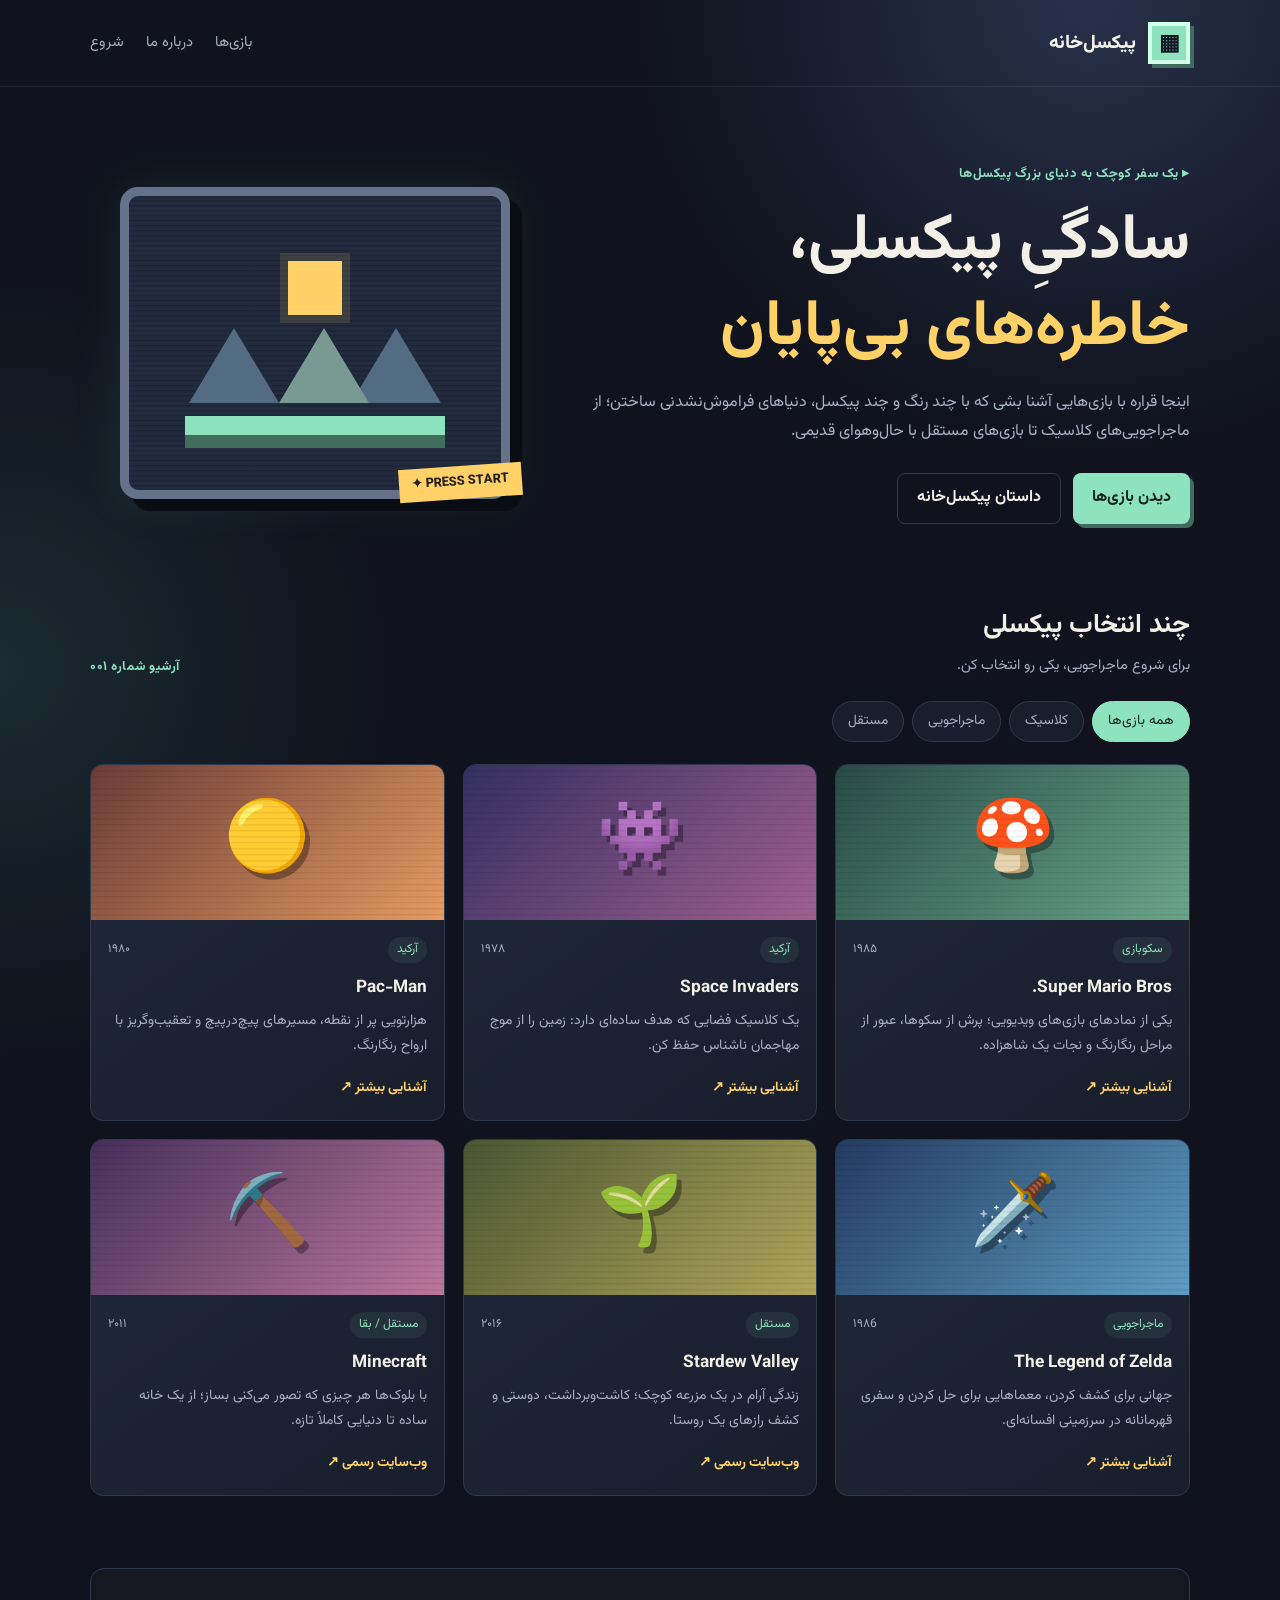
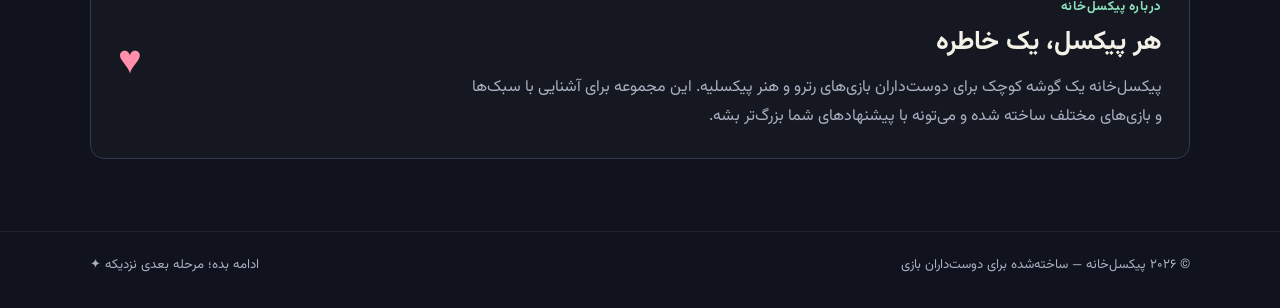
<file: index.html>
<!DOCTYPE html>
<html lang="fa" dir="rtl">
<head>
  <meta charset="UTF-8">
  <meta name="viewport" content="width=device-width, initial-scale=1.0">
  <meta name="description" content="گشتی در دنیای بازی‌های پیکسلی کلاسیک؛ معرفی بازی‌های خاطره‌انگیز و مستقل با حال‌وهوای رترو.">
  <title>پیکسل‌خانه | دنیای بازی‌های کلاسیک</title>
  <style>
    @import url('https://fonts.googleapis.com/css2?family=Vazirmatn:wght@400;500;600;700;800&display=swap');
    :root {
      --bg: #10131d; --panel: #191e2c; --panel2: #20283a;
      --ink: #f3f0e8; --muted: #a8b0c2; --mint: #8de3bd;
      --yellow: #ffd166; --pink: #ff8fab; --line: #30394d;
    }
    * { box-sizing: border-box; }
    html { scroll-behavior: smooth; }
    body {
      margin: 0; color: var(--ink); background:
      radial-gradient(circle at 85% 0%, #28314b 0, transparent 28rem),
      radial-gradient(circle at 0% 35%, #1b2b31 0, transparent 24rem), var(--bg);
      font-family: Vazirmatn, Tahoma, sans-serif; line-height: 1.8;
    }
    a { color: inherit; text-decoration: none; }
    .wrap { width: min(1100px, calc(100% - 36px)); margin: auto; }
    header { padding: 22px 0; border-bottom: 1px solid #ffffff12; }
    .nav { display:flex; align-items:center; justify-content:space-between; gap:18px; }
    .brand { display:flex; align-items:center; gap:12px; font-weight:800; font-size:1.2rem; }
    .brand-mark {
      width:42px; height:42px; display:grid; place-items:center; color:#111722;
      background:var(--mint); border:4px solid #d4ffe9;
      box-shadow:4px 4px 0 #426b60; font-size:1.35rem;
    }
    .nav-links { display:flex; gap:22px; color:var(--muted); font-size:.92rem; }
    .nav-links a:hover { color:var(--mint); }
    .hero { padding:76px 0 58px; display:grid; grid-template-columns:1.15fr .85fr; gap:42px; align-items:center; }
    .eyebrow { color:var(--mint); font-size:.82rem; font-weight:700; letter-spacing:.04em; }
    h1 { font-size:clamp(2.1rem, 5vw, 4rem); line-height:1.35; margin:12px 0 18px; }
    h1 span { color:var(--yellow); }
    .hero p { color:var(--muted); max-width:600px; margin:0 0 26px; }
    .actions { display:flex; flex-wrap:wrap; gap:12px; }
    .btn { display:inline-flex; justify-content:center; align-items:center; padding:10px 19px; border-radius:8px; font-weight:700; transition:.2s; }
    .btn-primary { background:var(--mint); color:#14231e; box-shadow:4px 4px 0 #426b60; }
    .btn-primary:hover { transform:translate(-2px,-2px); box-shadow:6px 6px 0 #426b60; }
    .btn-ghost { border:1px solid var(--line); color:var(--ink); }
    .hero-art { min-height:280px; display:grid; place-items:center; position:relative; }
    .screen {
      width:min(100%,390px); aspect-ratio:1.25; background:#222b3d; border:9px solid #66718a;
      border-radius:18px; box-shadow:12px 12px 0 #090c13, 0 0 50px #8de3bd18;
      display:grid; place-items:center; overflow:hidden; position:relative;
    }
    .screen:before { content:""; position:absolute; inset:0; opacity:.16; background:repeating-linear-gradient(0deg,transparent 0 3px,#000 4px 5px); pointer-events:none; }
    .pixel-scene { display:flex; flex-direction:column; align-items:center; gap:13px; transform:translateY(5px); }
    .sun { width:54px; height:54px; background:var(--yellow); box-shadow:0 0 0 8px #ffd16620; }
    .mountains { display:flex; align-items:end; gap:0; }
    .mountains i { display:block; width:0; height:0; border-left:45px solid transparent; border-right:45px solid transparent; border-bottom:75px solid #536b83; }
    .mountains i:nth-child(2) { border-bottom-color:#789a91; margin-right:-18px; }
    .ground { width:260px; height:19px; background:#8de3bd; box-shadow:0 13px 0 #416d5c; }
    .hero-note { position:absolute; bottom:0; right:4%; background:var(--yellow); color:#252019; padding:5px 13px; font-size:.8rem; font-weight:800; transform:rotate(-4deg); }
    .section-head { display:flex; justify-content:space-between; align-items:end; gap:20px; margin:20px 0 22px; }
    h2 { font-size:1.65rem; margin:0; }
    .section-head p { color:var(--muted); margin:4px 0 0; font-size:.9rem; }
    .filters { display:flex; flex-wrap:wrap; gap:8px; margin-bottom:22px; }
    .filter {
      border:1px solid var(--line); background:var(--panel); color:var(--muted);
      border-radius:30px; padding:7px 15px; cursor:pointer; font:inherit; font-size:.86rem;
    }
    .filter.active, .filter:hover { background:var(--mint); border-color:var(--mint); color:#14231e; }
    .games { display:grid; grid-template-columns:repeat(3,1fr); gap:18px; }
    .card { background:linear-gradient(145deg,var(--panel2),var(--panel)); border:1px solid var(--line); border-radius:13px; overflow:hidden; transition:.22s; }
    .card:hover { transform:translateY(-5px); border-color:#8de3bd88; }
    .cover { height:155px; display:grid; place-items:center; position:relative; overflow:hidden; }
    .cover .emoji { font-size:4.3rem; filter:drop-shadow(5px 6px 0 #0005); image-rendering:pixelated; }
    .cover:after { content:""; position:absolute; inset:0; background:repeating-linear-gradient(0deg,transparent 0 4px,#00000010 5px 6px); pointer-events:none; }
    .c1 { background:linear-gradient(135deg,#274b46,#6aa58a); }
    .c2 { background:linear-gradient(135deg,#332f61,#a15f91); }
    .c3 { background:linear-gradient(135deg,#6b3c37,#e59b62); }
    .c4 { background:linear-gradient(135deg,#243b61,#5e9cc1); }
    .c5 { background:linear-gradient(135deg,#4b5632,#b0a65c); }
    .c6 { background:linear-gradient(135deg,#45305b,#bb779b); }
    .card-body { padding:17px; }
    .meta { display:flex; justify-content:space-between; gap:8px; align-items:center; color:var(--muted); font-size:.76rem; }
    .tag { color:var(--mint); background:#8de3bd14; padding:2px 9px; border-radius:20px; }
    h3 { margin:9px 0 5px; font-size:1.08rem; }
    .card p { margin:0; color:var(--muted); font-size:.87rem; min-height:55px; }
    .details { display:inline-block; color:var(--yellow); font-size:.85rem; font-weight:700; margin-top:13px; }
    .about { margin:72px 0; padding:27px; border:1px solid var(--line); border-radius:14px; background:#ffffff05; display:grid; grid-template-columns:1fr auto; gap:20px; align-items:center; }
    .about p { color:var(--muted); margin:7px 0 0; max-width:700px; }
    .pixel-heart { font-size:2.5rem; color:var(--pink); }
    footer { border-top:1px solid #ffffff12; padding:22px 0 30px; color:var(--muted); font-size:.82rem; }
    .footer-inner { display:flex; justify-content:space-between; gap:12px; flex-wrap:wrap; }
    .empty { display:none; color:var(--muted); padding:24px; text-align:center; grid-column:1/-1; }
    @media (max-width:780px) {
      .hero { grid-template-columns:1fr; padding-top:48px; gap:12px; }
      .hero-art { min-height:250px; }
      .games { grid-template-columns:repeat(2,1fr); }
      .nav-links { gap:12px; font-size:.82rem; }
    }
    @media (max-width:520px) {
      .wrap { width:min(100% - 26px,1100px); }
      .nav { align-items:flex-start; flex-direction:column; }
      .nav-links { width:100%; justify-content:space-between; }
      .hero { padding:38px 0 30px; }
      .games { grid-template-columns:1fr; }
      .cover { height:175px; }
      .about { grid-template-columns:1fr; }
      .pixel-heart { display:none; }
      .section-head { align-items:flex-start; flex-direction:column; }
    }
  </style>
</head>
<body>
  <header>
    <div class="wrap nav">
      <a class="brand" href="#" aria-label="پیکسل‌خانه، صفحه اصلی">
        <span class="brand-mark">▦</span><span>پیکسل‌خانه</span>
      </a>
      <nav class="nav-links" aria-label="منوی اصلی">
        <a href="#games">بازی‌ها</a>
        <a href="#about">درباره ما</a>
        <a href="#top">شروع</a>
      </nav>
    </div>
  </header>

  <main id="top" class="wrap">
    <section class="hero">
      <div>
        <div class="eyebrow">▸ یک سفر کوچک به دنیای بزرگ پیکسل‌ها</div>
        <h1>سادگیِ پیکسلی،<br><span>خاطره‌های بی‌پایان</span></h1>
        <p>اینجا قراره با بازی‌هایی آشنا بشی که با چند رنگ و چند پیکسل، دنیاهای فراموش‌نشدنی ساختن؛ از ماجراجویی‌های کلاسیک تا بازی‌های مستقل با حال‌وهوای قدیمی.</p>
        <div class="actions">
          <a class="btn btn-primary" href="#games">دیدن بازی‌ها</a>
          <a class="btn btn-ghost" href="#about">داستان پیکسل‌خانه</a>
        </div>
      </div>
      <div class="hero-art" aria-label="تصویر گرافیکی منظره پیکسلی">
        <div class="screen">
          <div class="pixel-scene">
            <div class="sun"></div>
            <div class="mountains"><i></i><i></i><i></i></div>
            <div class="ground"></div>
          </div>
        </div>
        <div class="hero-note">PRESS START ✦</div>
      </div>
    </section>

    <section id="games">
      <div class="section-head">
        <div><h2>چند انتخاب پیکسلی</h2><p>برای شروع ماجراجویی، یکی رو انتخاب کن.</p></div>
        <span class="eyebrow">آرشیو شماره ۰۰۱</span>
      </div>
      <div class="filters" aria-label="فیلتر بازی‌ها">
        <button class="filter active" data-filter="all">همه بازی‌ها</button>
        <button class="filter" data-filter="classic">کلاسیک</button>
        <button class="filter" data-filter="adventure">ماجراجویی</button>
        <button class="filter" data-filter="indie">مستقل</button>
      </div>

      <div class="games" id="gameGrid">
        <article class="card" data-category="classic">
          <div class="cover c1"><span class="emoji">🍄</span></div>
          <div class="card-body">
            <div class="meta"><span class="tag">سکوبازی</span><span>۱۹۸۵</span></div>
            <h3>Super Mario Bros.</h3>
            <p>یکی از نمادهای بازی‌های ویدیویی؛ پرش از سکوها، عبور از مراحل رنگارنگ و نجات یک شاهزاده.</p>
            <a class="details" href="https://en.wikipedia.org/wiki/Super_Mario_Bros." target="_blank" rel="noopener noreferrer">آشنایی بیشتر ↗</a>
          </div>
        </article>
        <article class="card" data-category="classic">
          <div class="cover c2"><span class="emoji">👾</span></div>
          <div class="card-body">
            <div class="meta"><span class="tag">آرکید</span><span>۱۹۷۸</span></div>
            <h3>Space Invaders</h3>
            <p>یک کلاسیک فضایی که هدف ساده‌ای دارد: زمین را از موج مهاجمان ناشناس حفظ کن.</p>
            <a class="details" href="https://en.wikipedia.org/wiki/Space_Invaders" target="_blank" rel="noopener noreferrer">آشنایی بیشتر ↗</a>
          </div>
        </article>
        <article class="card" data-category="classic">
          <div class="cover c3"><span class="emoji">🟡</span></div>
          <div class="card-body">
            <div class="meta"><span class="tag">آرکید</span><span>۱۹۸۰</span></div>
            <h3>Pac-Man</h3>
            <p>هزارتویی پر از نقطه، مسیرهای پیچ‌درپیچ و تعقیب‌وگریز با ارواح رنگارنگ.</p>
            <a class="details" href="https://en.wikipedia.org/wiki/Pac-Man" target="_blank" rel="noopener noreferrer">آشنایی بیشتر ↗</a>
          </div>
        </article>
        <article class="card" data-category="adventure">
          <div class="cover c4"><span class="emoji">🗡️</span></div>
          <div class="card-body">
            <div class="meta"><span class="tag">ماجراجویی</span><span>۱۹۸6</span></div>
            <h3>The Legend of Zelda</h3>
            <p>جهانی برای کشف کردن، معماهایی برای حل کردن و سفری قهرمانانه در سرزمینی افسانه‌ای.</p>
            <a class="details" href="https://en.wikipedia.org/wiki/The_Legend_of_Zelda_(video_game)" target="_blank" rel="noopener noreferrer">آشنایی بیشتر ↗</a>
          </div>
        </article>
        <article class="card" data-category="indie">
          <div class="cover c5"><span class="emoji">🌱</span></div>
          <div class="card-body">
            <div class="meta"><span class="tag">مستقل</span><span>۲۰۱۶</span></div>
            <h3>Stardew Valley</h3>
            <p>زندگی آرام در یک مزرعه کوچک؛ کاشت‌و‌برداشت، دوستی و کشف رازهای یک روستا.</p>
            <a class="details" href="https://www.stardewvalley.net/" target="_blank" rel="noopener noreferrer">وب‌سایت رسمی ↗</a>
          </div>
        </article>
        <article class="card" data-category="indie adventure">
          <div class="cover c6"><span class="emoji">⛏️</span></div>
          <div class="card-body">
            <div class="meta"><span class="tag">مستقل / بقا</span><span>۲۰۱۱</span></div>
            <h3>Minecraft</h3>
            <p>با بلوک‌ها هر چیزی که تصور می‌کنی بساز؛ از یک خانه ساده تا دنیایی کاملاً تازه.</p>
            <a class="details" href="https://www.minecraft.net/" target="_blank" rel="noopener noreferrer">وب‌سایت رسمی ↗</a>
          </div>
        </article>
      </div>
      <div class="empty" id="emptyState">فعلاً بازی‌ای در این دسته نداریم.</div>
    </section>

    <section class="about" id="about">
      <div>
        <div class="eyebrow">درباره پیکسل‌خانه</div>
        <h2>هر پیکسل، یک خاطره</h2>
        <p>پیکسل‌خانه یک گوشه کوچک برای دوست‌داران بازی‌های رترو و هنر پیکسلیه. این مجموعه برای آشنایی با سبک‌ها و بازی‌های مختلف ساخته شده و می‌تونه با پیشنهادهای شما بزرگ‌تر بشه.</p>
      </div>
      <div class="pixel-heart" aria-hidden="true">♥</div>
    </section>
  </main>

  <footer>
    <div class="wrap footer-inner">
      <span>© ۲۰۲۶ پیکسل‌خانه — ساخته‌شده برای دوست‌داران بازی</span>
      <span>ادامه بده؛ مرحله بعدی نزدیکه ✦</span>
    </div>
  </footer>

  <script>
    const filters = document.querySelectorAll('.filter');
    const cards = document.querySelectorAll('.card');
    const emptyState = document.getElementById('emptyState');

    filters.forEach(button => {
      button.addEventListener('click', () => {
        filters.forEach(item => item.classList.remove('active'));
        button.classList.add('active');
        const selected = button.dataset.filter;
        let visibleCount = 0;

        cards.forEach(card => {
          const categories = card.dataset.category.split(' ');
          const show = selected === 'all' || categories.includes(selected);
          card.style.display = show ? '' : 'none';
          if (show) visibleCount++;
        });

        emptyState.style.display = visibleCount ? 'none' : 'block';
      });
    });
  </script>
</body>
</html>
</file>
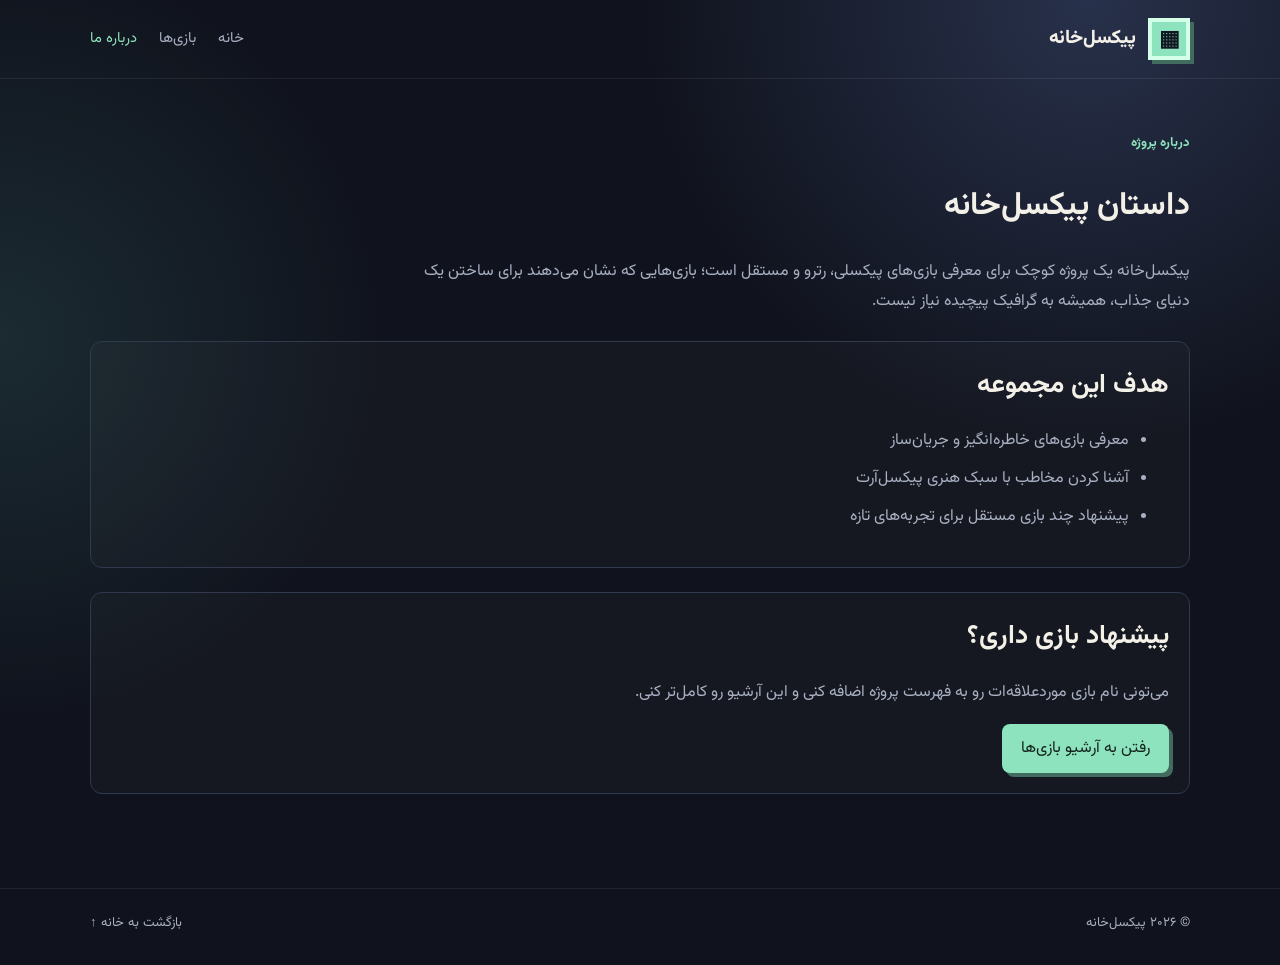
<file: about.html>
<!DOCTYPE html>
<html lang="fa" dir="rtl"><head><meta charset="UTF-8"><meta name="viewport" content="width=device-width, initial-scale=1.0"><title>درباره پیکسل‌خانه</title><link rel="stylesheet" href="style.css"></head>
<body><header><div class="wrap nav"><a class="brand" href="index.html"><span class="brand-mark">▦</span><span>پیکسل‌خانه</span></a><nav class="nav-links"><a href="index.html">خانه</a><a href="games.html">بازی‌ها</a><a class="current" href="about.html">درباره ما</a></nav></div></header>
<main class="wrap content"><div class="eyebrow">درباره پروژه</div><h1>داستان پیکسل‌خانه</h1>
<p>پیکسل‌خانه یک پروژه کوچک برای معرفی بازی‌های پیکسلی، رترو و مستقل است؛ بازی‌هایی که نشان می‌دهند برای ساختن یک دنیای جذاب، همیشه به گرافیک پیچیده نیاز نیست.</p>
<div class="info-box"><h2>هدف این مجموعه</h2><ul><li>معرفی بازی‌های خاطره‌انگیز و جریان‌ساز</li><li>آشنا کردن مخاطب با سبک هنری پیکسل‌آرت</li><li>پیشنهاد چند بازی مستقل برای تجربه‌های تازه</li></ul></div>
<div class="info-box"><h2>پیشنهاد بازی داری؟</h2><p class="muted">می‌تونی نام بازی موردعلاقه‌ات رو به فهرست پروژه اضافه کنی و این آرشیو رو کامل‌تر کنی.</p><a class="btn btn-primary" href="games.html">رفتن به آرشیو بازی‌ها</a></div>
</main><footer><div class="wrap footer-inner"><span>© ۲۰۲۶ پیکسل‌خانه</span><a href="index.html">بازگشت به خانه ↑</a></div></footer></body></html>
</file>
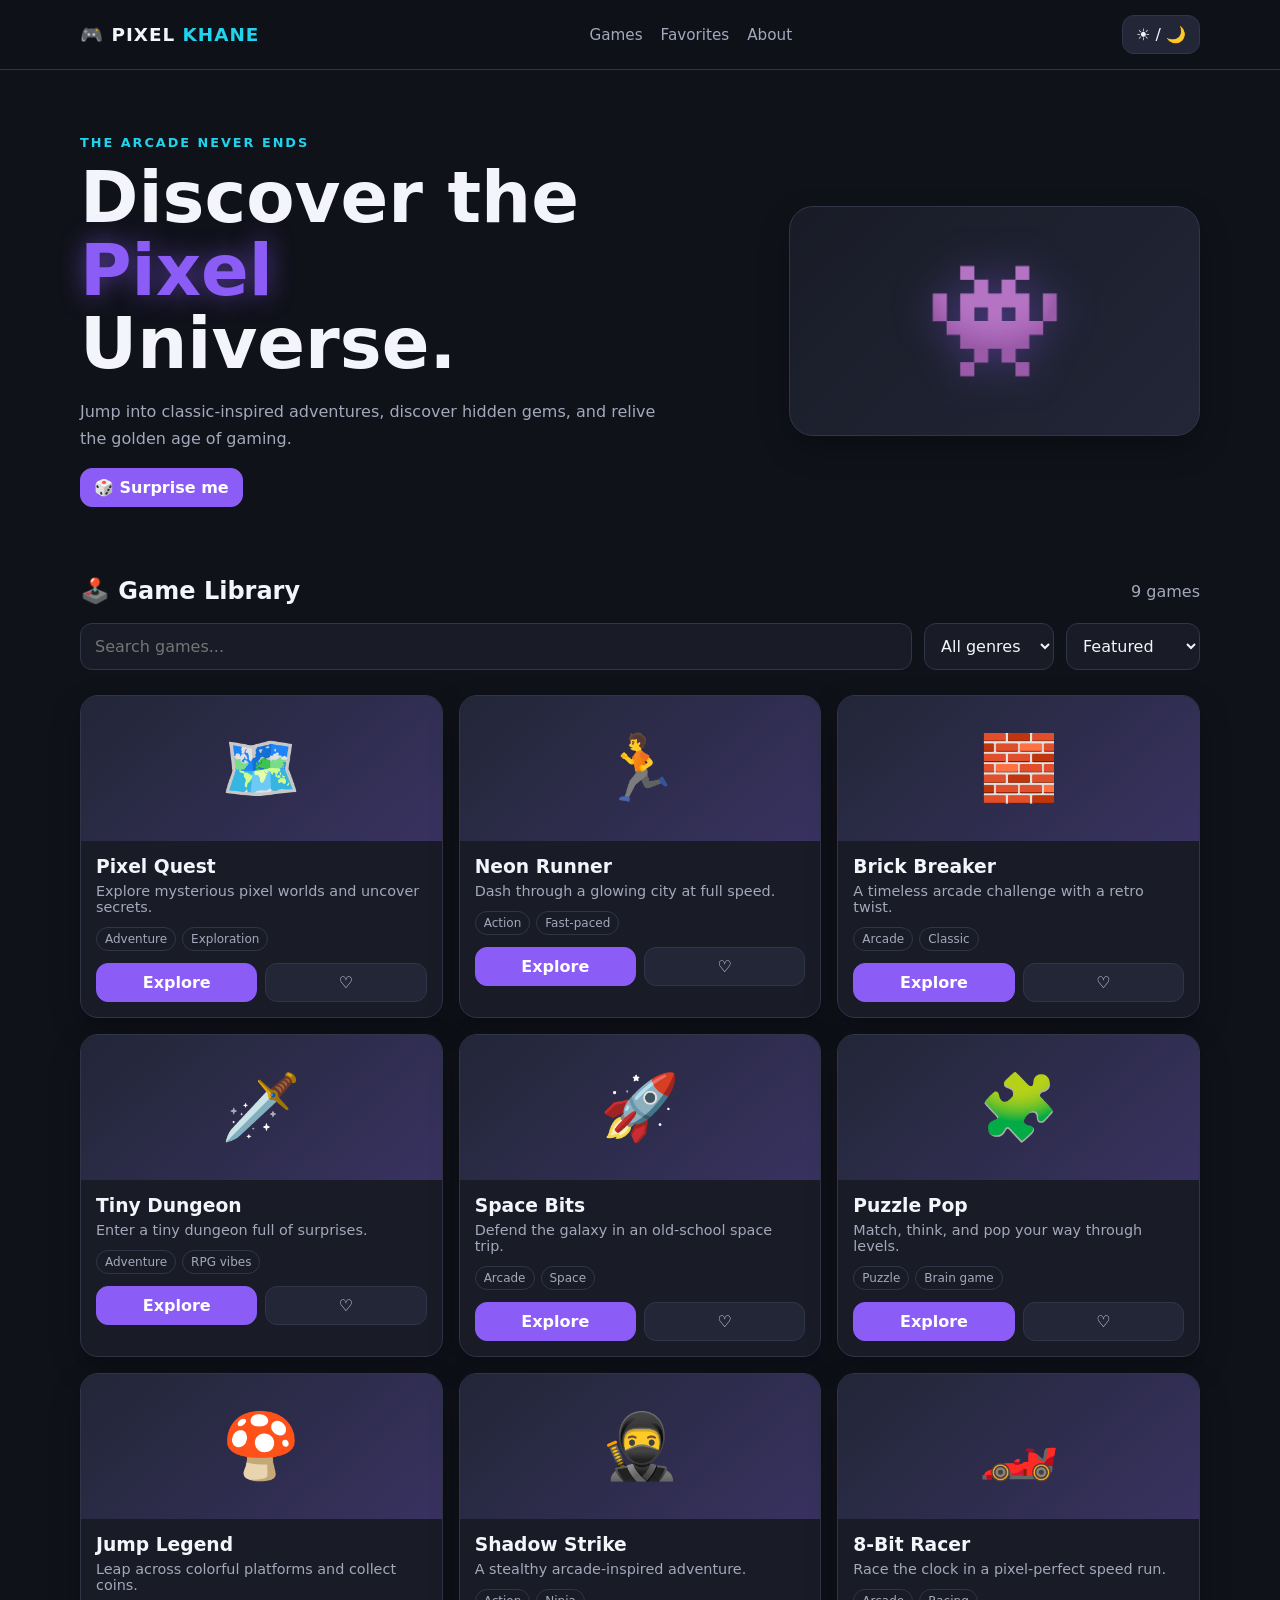
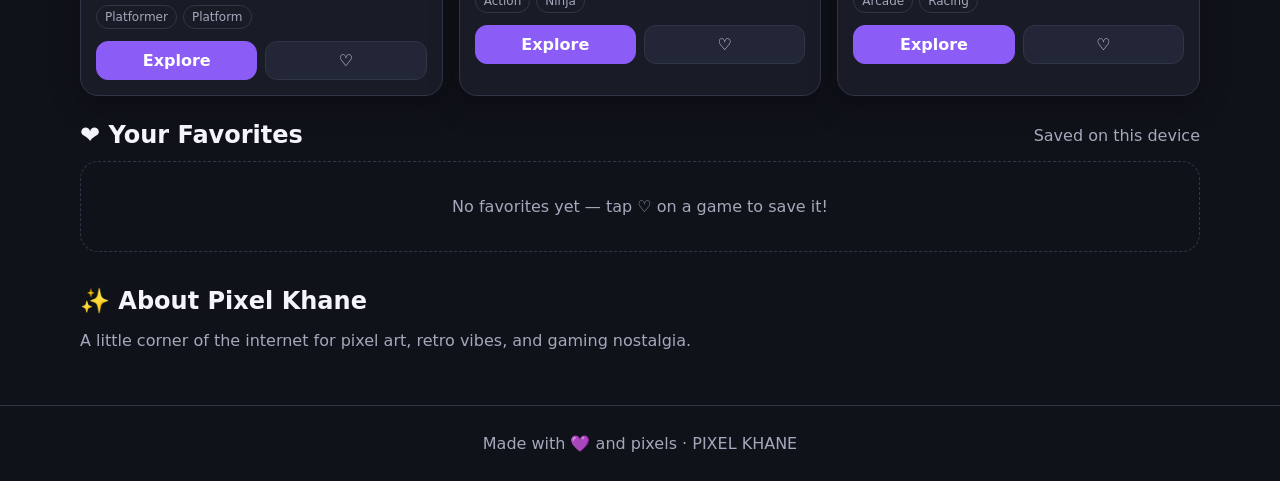
<file: pixel_khane_enhanced-1.html>
<!DOCTYPE html>
<html lang="en">
<head>
<meta charset="UTF-8">
<meta name="viewport" content="width=device-width, initial-scale=1.0">
<meta name="theme-color" content="#11131b">
<title>Pixel Khane — Retro Arcade</title>
<style>
:root{
  --bg:#10121a;--panel:#191c27;--panel2:#222637;--text:#f4f5fb;--muted:#a3a8bb;
  --accent:#8b5cf6;--accent2:#22d3ee;--border:#303548;--shadow:0 12px 30px #0004;
}
body.light{
  --bg:#f4f5fb;--panel:#fff;--panel2:#e8eaf5;--text:#181a25;--muted:#62677a;
  --accent:#7043d8;--accent2:#087f9b;--border:#d6d9e8;--shadow:0 12px 30px #3331;
}
*{box-sizing:border-box}
body{margin:0;background:var(--bg);color:var(--text);font-family:system-ui,-apple-system,Segoe UI,sans-serif;transition:.25s}
button,input,select{font:inherit}
button{cursor:pointer}
a{color:inherit;text-decoration:none}
.wrap{width:min(1120px,92%);margin:auto}
header{position:sticky;top:0;z-index:10;background:color-mix(in srgb,var(--bg) 90%,transparent);backdrop-filter:blur(12px);border-bottom:1px solid var(--border)}
.nav{display:flex;align-items:center;justify-content:space-between;gap:16px;padding:15px 0}
.logo{font-weight:900;letter-spacing:1px;font-size:1.15rem}.logo span{color:var(--accent2)}
.navlinks{display:flex;gap:18px;color:var(--muted);font-size:.95rem}
.navlinks a:hover{color:var(--accent2)}
.iconbtn,.btn{border:1px solid var(--border);background:var(--panel2);color:var(--text);border-radius:12px;padding:9px 13px}
.btn.primary{background:var(--accent);border-color:var(--accent);color:white;font-weight:700}
.hero{padding:65px 0 45px;display:grid;grid-template-columns:1.25fr .75fr;gap:24px;align-items:center}
.kicker{color:var(--accent2);font-weight:800;letter-spacing:2px;text-transform:uppercase;font-size:.8rem}
h1{font-size:clamp(2.3rem,6vw,4.4rem);line-height:1.04;margin:12px 0}
h1 .glow{color:var(--accent);text-shadow:0 0 24px color-mix(in srgb,var(--accent) 55%,transparent)}
.hero p{color:var(--muted);max-width:600px;line-height:1.7}
.heroart{border:1px solid var(--border);background:linear-gradient(135deg,var(--panel),var(--panel2));border-radius:24px;min-height:230px;display:grid;place-items:center;box-shadow:var(--shadow);overflow:hidden}
.pixel{font-size:clamp(4rem,12vw,7rem);filter:drop-shadow(0 0 20px #8b5cf666);animation:float 3s ease-in-out infinite}
@keyframes float{50%{transform:translateY(-12px)}}
.toolbar{display:flex;gap:12px;flex-wrap:wrap;margin:18px 0 25px}
.search{flex:1;min-width:200px;background:var(--panel);color:var(--text);border:1px solid var(--border);border-radius:12px;padding:12px 14px}
select{background:var(--panel);color:var(--text);border:1px solid var(--border);border-radius:12px;padding:12px}
.sectionhead{display:flex;align-items:center;justify-content:space-between;gap:12px;margin:25px 0 12px}
.sectionhead h2{margin:0}.muted{color:var(--muted)}
.grid{display:grid;grid-template-columns:repeat(3,1fr);gap:16px}
.game{background:var(--panel);border:1px solid var(--border);border-radius:18px;overflow:hidden;transition:transform .2s,border .2s;box-shadow:var(--shadow)}
.game:hover{transform:translateY(-5px);border-color:var(--accent)}
.cover{height:145px;display:grid;place-items:center;font-size:4rem;background:linear-gradient(140deg,var(--panel2),color-mix(in srgb,var(--accent) 22%,var(--panel2)))}
.gamebody{padding:15px}.gamebody h3{margin:0 0 6px}.gamebody p{margin:0 0 12px;color:var(--muted);font-size:.9rem}
.tags{display:flex;gap:6px;flex-wrap:wrap;margin-bottom:12px}.tag{font-size:.75rem;border:1px solid var(--border);padding:4px 8px;border-radius:99px;color:var(--muted)}
.cardactions{display:flex;gap:8px}.cardactions .btn{flex:1}.fav{width:42px}
.fav.active{color:#ff6b9d;border-color:#ff6b9d}
.empty{grid-column:1/-1;text-align:center;color:var(--muted);padding:35px;border:1px dashed var(--border);border-radius:18px}
footer{margin-top:55px;padding:28px 0;border-top:1px solid var(--border);color:var(--muted);text-align:center}
.toast{position:fixed;bottom:20px;left:50%;transform:translateX(-50%);background:var(--panel2);border:1px solid var(--border);padding:12px 18px;border-radius:14px;box-shadow:var(--shadow);opacity:0;pointer-events:none;transition:.25s;z-index:20}
.toast.show{opacity:1}
@media(max-width:800px){.hero{grid-template-columns:1fr;padding-top:42px}.heroart{min-height:170px}.grid{grid-template-columns:repeat(2,1fr)}.navlinks{display:none}}
@media(max-width:520px){.grid{grid-template-columns:1fr}.toolbar select{flex:1}.nav{padding:12px 0}}
</style>
</head>
<body>
<header>
  <div class="wrap nav">
    <a class="logo" href="#">🎮 PIXEL <span>KHANE</span></a>
    <nav class="navlinks"><a href="#games">Games</a><a href="#favorites" id="favNav">Favorites</a><a href="#about">About</a></nav>
    <button class="iconbtn" id="themeBtn" title="Toggle theme">☀️ / 🌙</button>
  </div>
</header>
<main class="wrap">
  <section class="hero">
    <div>
      <div class="kicker">The arcade never ends</div>
      <h1>Discover the <span class="glow">Pixel</span><br>Universe.</h1>
      <p>Jump into classic-inspired adventures, discover hidden gems, and relive the golden age of gaming.</p>
      <button class="btn primary" id="randomBtn">🎲 Surprise me</button>
    </div>
    <div class="heroart" aria-label="Pixel arcade illustration"><div class="pixel">👾</div></div>
  </section>
  <section id="games">
    <div class="sectionhead"><h2>🕹️ Game Library</h2><span class="muted" id="count"></span></div>
    <div class="toolbar">
      <input class="search" id="search" placeholder="Search games..." aria-label="Search games">
      <select id="category" aria-label="Filter category"><option value="all">All genres</option><option>Arcade</option><option>Adventure</option><option>Puzzle</option><option>Action</option><option>Platformer</option></select>
      <select id="sort" aria-label="Sort games"><option value="default">Featured</option><option value="az">Name: A–Z</option></select>
    </div>
    <div class="grid" id="grid"></div>
  </section>
  <section id="favorites">
    <div class="sectionhead"><h2>❤️ Your Favorites</h2><span class="muted">Saved on this device</span></div>
    <div class="grid" id="favGrid"></div>
  </section>
  <section id="about" style="margin-top:35px">
    <div class="sectionhead"><h2>✨ About Pixel Khane</h2></div>
    <p class="muted">A little corner of the internet for pixel art, retro vibes, and gaming nostalgia.</p>
  </section>
</main>
<footer><div class="wrap">Made with 💜 and pixels · PIXEL KHANE</div></footer>
<div class="toast" id="toast"></div>
<script>
const games=[
 {name:"Pixel Quest",genre:"Adventure",icon:"🗺️",desc:"Explore mysterious pixel worlds and uncover secrets.",tag:"Exploration"},
 {name:"Neon Runner",genre:"Action",icon:"🏃",desc:"Dash through a glowing city at full speed.",tag:"Fast-paced"},
 {name:"Brick Breaker",genre:"Arcade",icon:"🧱",desc:"A timeless arcade challenge with a retro twist.",tag:"Classic"},
 {name:"Tiny Dungeon",genre:"Adventure",icon:"🗡️",desc:"Enter a tiny dungeon full of surprises.",tag:"RPG vibes"},
 {name:"Space Bits",genre:"Arcade",icon:"🚀",desc:"Defend the galaxy in an old-school space trip.",tag:"Space"},
 {name:"Puzzle Pop",genre:"Puzzle",icon:"🧩",desc:"Match, think, and pop your way through levels.",tag:"Brain game"},
 {name:"Jump Legend",genre:"Platformer",icon:"🍄",desc:"Leap across colorful platforms and collect coins.",tag:"Platform"},
 {name:"Shadow Strike",genre:"Action",icon:"🥷",desc:"A stealthy arcade-inspired adventure.",tag:"Ninja"},
 {name:"8-Bit Racer",genre:"Arcade",icon:"🏎️",desc:"Race the clock in a pixel-perfect speed run.",tag:"Racing"}
];
const grid=document.getElementById("grid"),favGrid=document.getElementById("favGrid");
const search=document.getElementById("search"),category=document.getElementById("category"),sort=document.getElementById("sort");
const favorites=new Set(JSON.parse(localStorage.getItem("pk-favs")||"[]"));
function card(g,fav=false){return `<article class="game"><div class="cover">${g.icon}</div><div class="gamebody"><h3>${g.name}</h3><p>${g.desc}</p><div class="tags"><span class="tag">${g.genre}</span><span class="tag">${g.tag}</span></div><div class="cardactions"><button class="btn primary" onclick="play('${g.name}')">Explore</button><button class="btn fav ${favorites.has(g.name)?'active':''}" aria-label="Toggle favorite" onclick="toggleFav('${g.name}')">${favorites.has(g.name)?'♥':'♡'}</button></div></div></article>`}
function render(){
 let list=games.filter(g=>(g.name.toLowerCase().includes(search.value.toLowerCase())||g.genre.toLowerCase().includes(search.value.toLowerCase()))&&(category.value==="all"||g.genre===category.value));
 if(sort.value==="az")list.sort((a,b)=>a.name.localeCompare(b.name));
 grid.innerHTML=list.length?list.map(g=>card(g)).join(""):`<div class="empty">No games found. Try another search! 🔎</div>`;
 document.getElementById("count").textContent=`${list.length} games`;
 let fs=games.filter(g=>favorites.has(g.name));favGrid.innerHTML=fs.length?fs.map(g=>card(g,true)).join(""):`<div class="empty">No favorites yet — tap ♡ on a game to save it!</div>`;
}
function toggleFav(name){favorites.has(name)?favorites.delete(name):favorites.add(name);localStorage.setItem("pk-favs",JSON.stringify([...favorites]));render();toast(favorites.has(name)?"Added to favorites ❤️":"Removed from favorites");}
function play(name){toast(`${name} selected! Connect this card to your game page or file.`)}
function toast(msg){const t=document.getElementById("toast");t.textContent=msg;t.classList.add("show");clearTimeout(window.toastTimer);window.toastTimer=setTimeout(()=>t.classList.remove("show"),2200)}
search.addEventListener("input",render);category.addEventListener("change",render);sort.addEventListener("change",render);
document.getElementById("randomBtn").addEventListener("click",()=>{let g=games[Math.floor(Math.random()*games.length)];toast(`🎲 Today's pick: ${g.name}`);});
document.getElementById("themeBtn").addEventListener("click",()=>{document.body.classList.toggle("light");localStorage.setItem("pk-theme",document.body.classList.contains("light")?"light":"dark")});
if(localStorage.getItem("pk-theme")==="light")document.body.classList.add("light");
render();
</script>
</body>
</html>
</file>
<file: style.css>
@import url('https://fonts.googleapis.com/css2?family=Vazirmatn:wght@400;500;600;700;800&display=swap');
:root{--bg:#10131d;--panel:#191e2c;--panel2:#20283a;--ink:#f3f0e8;--muted:#a8b0c2;--mint:#8de3bd;--yellow:#ffd166;--pink:#ff8fab;--line:#30394d}
*{box-sizing:border-box}html{scroll-behavior:smooth}body{margin:0;color:var(--ink);background:radial-gradient(circle at 85% 0%,#28314b 0,transparent 28rem),radial-gradient(circle at 0% 35%,#1b2b31 0,transparent 24rem),var(--bg);font-family:Vazirmatn,Tahoma,sans-serif;line-height:1.85}a{color:inherit;text-decoration:none}.wrap{width:min(1100px,calc(100% - 36px));margin:auto}
header{padding:18px 0;border-bottom:1px solid #ffffff12}.nav{display:flex;align-items:center;justify-content:space-between;gap:18px}.brand{display:flex;align-items:center;gap:12px;font-weight:800;font-size:1.2rem}.brand-mark{width:42px;height:42px;display:grid;place-items:center;color:#111722;background:var(--mint);border:4px solid #d4ffe9;box-shadow:4px 4px 0 #426b60;font-size:1.35rem}.nav-links{display:flex;gap:22px;color:var(--muted);font-size:.92rem}.nav-links a:hover,.nav-links a.current{color:var(--mint)}
.hero{padding:68px 0 48px;display:grid;grid-template-columns:1.15fr .85fr;gap:42px;align-items:center}.eyebrow{color:var(--mint);font-size:.82rem;font-weight:700}.hero h1{font-size:clamp(2.1rem,5vw,4rem);line-height:1.35;margin:12px 0 18px}.hero h1 span{color:var(--yellow)}.hero p,.muted{color:var(--muted)}.hero p{max-width:600px;margin:0 0 26px}.actions{display:flex;flex-wrap:wrap;gap:12px}.btn{display:inline-flex;justify-content:center;align-items:center;padding:10px 19px;border-radius:8px;font-weight:700;border:0;cursor:pointer;font:inherit}.btn-primary{background:var(--mint);color:#14231e;box-shadow:4px 4px 0 #426b60}.btn-ghost{border:1px solid var(--line);color:var(--ink);background:transparent}
.hero-art{min-height:260px;display:grid;place-items:center;position:relative}.screen{width:min(100%,390px);aspect-ratio:1.25;background:#222b3d;border:9px solid #66718a;border-radius:18px;box-shadow:12px 12px 0 #090c13,0 0 50px #8de3bd18;display:grid;place-items:center;overflow:hidden}.pixel-scene{display:flex;flex-direction:column;align-items:center;gap:13px}.sun{width:54px;height:54px;background:var(--yellow);box-shadow:0 0 0 8px #ffd16620}.mountains{display:flex;align-items:end}.mountains i{display:block;width:0;height:0;border-left:45px solid transparent;border-right:45px solid transparent;border-bottom:75px solid #536b83}.mountains i:nth-child(2){border-bottom-color:#789a91;margin-right:-18px}.ground{width:260px;height:19px;background:var(--mint);box-shadow:0 13px 0 #416d5c}.hero-note{position:absolute;bottom:0;right:4%;background:var(--yellow);color:#252019;padding:5px 13px;font-size:.8rem;font-weight:800;transform:rotate(-4deg)}
.section-head{display:flex;justify-content:space-between;align-items:end;gap:20px;margin:20px 0 22px}.section-head h2,.content h2{font-size:1.65rem;margin:0}.section-head p{color:var(--muted);margin:4px 0 0;font-size:.9rem}.filters{display:flex;flex-wrap:wrap;gap:8px;margin-bottom:22px}.filter{border:1px solid var(--line);background:var(--panel);color:var(--muted);border-radius:30px;padding:7px 15px;cursor:pointer;font:inherit;font-size:.86rem}.filter.active,.filter:hover{background:var(--mint);border-color:var(--mint);color:#14231e}
.games{display:grid;grid-template-columns:repeat(3,1fr);gap:18px}.card{background:linear-gradient(145deg,var(--panel2),var(--panel));border:1px solid var(--line);border-radius:13px;overflow:hidden;transition:.22s}.card:hover{transform:translateY(-5px);border-color:#8de3bd88}.cover{height:155px;display:grid;place-items:center;position:relative;overflow:hidden}.cover .emoji{font-size:4.3rem;filter:drop-shadow(5px 6px 0 #0005)}.cover:after{content:"";position:absolute;inset:0;background:repeating-linear-gradient(0deg,transparent 0 4px,#00000010 5px 6px);pointer-events:none}.c1{background:linear-gradient(135deg,#274b46,#6aa58a)}.c2{background:linear-gradient(135deg,#332f61,#a15f91)}.c3{background:linear-gradient(135deg,#6b3c37,#e59b62)}.c4{background:linear-gradient(135deg,#243b61,#5e9cc1)}.c5{background:linear-gradient(135deg,#4b5632,#b0a65c)}.c6{background:linear-gradient(135deg,#45305b,#bb779b)}.c7{background:linear-gradient(135deg,#35445c,#8da7c5)}.c8{background:linear-gradient(135deg,#5b3434,#d77b69)}.card-body{padding:17px}.meta{display:flex;justify-content:space-between;gap:8px;align-items:center;color:var(--muted);font-size:.76rem}.tag{color:var(--mint);background:#8de3bd14;padding:2px 9px;border-radius:20px}.card h3{margin:9px 0 5px;font-size:1.08rem}.card p{margin:0;color:var(--muted);font-size:.87rem;min-height:55px}.details{display:inline-block;color:var(--yellow);font-size:.85rem;font-weight:700;margin-top:13px}.search{width:100%;max-width:360px;background:var(--panel);border:1px solid var(--line);border-radius:8px;color:var(--ink);padding:11px 14px;font:inherit;margin:0 0 18px}.search:focus{outline:2px solid var(--mint)}.empty{display:none;color:var(--muted);padding:24px;text-align:center;grid-column:1/-1}
.about{margin:68px 0;padding:27px;border:1px solid var(--line);border-radius:14px;background:#ffffff05;display:grid;grid-template-columns:1fr auto;gap:20px;align-items:center}.about p{color:var(--muted);margin:7px 0 0;max-width:700px}.pixel-heart{font-size:2.5rem;color:var(--pink)}.content{padding:52px 0 70px;min-height:65vh}.content>p{max-width:780px;color:var(--muted)}.info-box{background:#ffffff05;border:1px solid var(--line);border-radius:12px;padding:20px;margin:24px 0}.info-box li{margin:8px 0;color:var(--muted)}
footer{border-top:1px solid #ffffff12;padding:22px 0 30px;color:var(--muted);font-size:.82rem}.footer-inner{display:flex;justify-content:space-between;gap:12px;flex-wrap:wrap}
@media(max-width:780px){.hero{grid-template-columns:1fr;padding-top:45px;gap:12px}.hero-art{min-height:240px}.games{grid-template-columns:repeat(2,1fr)}.nav-links{gap:12px;font-size:.82rem}}
@media(max-width:520px){.wrap{width:min(100% - 26px,1100px)}.nav{align-items:flex-start;flex-direction:column}.nav-links{width:100%;justify-content:space-between}.hero{padding:36px 0 28px}.games{grid-template-columns:1fr}.cover{height:175px}.about{grid-template-columns:1fr}.pixel-heart{display:none}.section-head{align-items:flex-start;flex-direction:column}}
</file>
